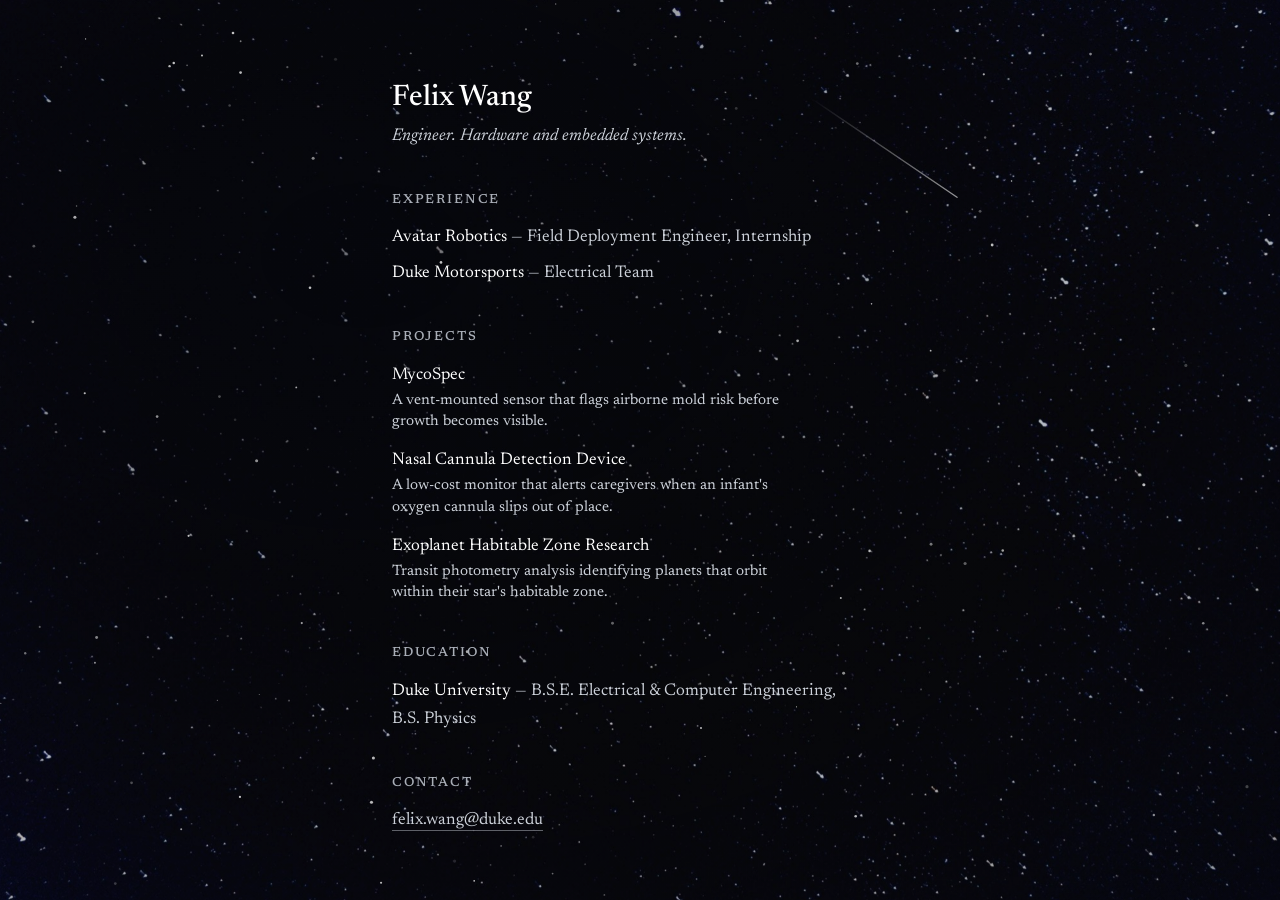
<file: minimal.html>
<!DOCTYPE html>
<html lang="en">

<head>
    <meta charset="UTF-8">
    <meta name="viewport" content="width=device-width, initial-scale=1.0">
    <meta name="robots" content="noindex, nofollow">
    <meta name="theme-color" content="#04060f">
    <meta name="description" content="Felix Wang — engineer.">
    <title>Felix Wang</title>
    <link rel="icon" type="image/png" sizes="32x32" href="favicon-32x32.png">
    <link rel="preload" as="image" href="nightsky-bg.jpg">
    <link href="https://fonts.googleapis.com/css2?family=Newsreader:opsz,wght@6..72,400;6..72,500;6..72,600&display=swap" rel="stylesheet">
    <link rel="stylesheet" href="minimal.css">
</head>

<body>
    <!-- Background: outer element takes the JS parallax transform, inner takes the CSS drift -->
    <div class="sky-parallax">
        <div class="sky"></div>
    </div>
    <div class="sky-scrim"></div>
    <canvas class="twinkle" aria-hidden="true"></canvas>

    <div class="cursor-ring" aria-hidden="true"></div>

    <main class="page">
        <h1>Felix Wang</h1>
        <p class="tagline">Engineer. Hardware and embedded systems.</p>

        <section class="block">
            <h2 class="label">Experience</h2>
            <ul class="entries">
                <li>Avatar Robotics <span class="role">Field Deployment Engineer, Internship</span></li>
                <li>Duke Motorsports <span class="role">Electrical Team</span></li>
            </ul>
        </section>

        <section class="block">
            <h2 class="label">Projects</h2>
            <ul class="entries entries--detailed">
                <li>MycoSpec
                    <span class="blurb">A vent-mounted sensor that flags airborne mold risk before growth becomes visible.</span>
                </li>
                <li>Nasal Cannula Detection Device
                    <span class="blurb">A low-cost monitor that alerts caregivers when an infant's oxygen cannula slips out of place.</span>
                </li>
                <li>Exoplanet Habitable Zone Research
                    <span class="blurb">Transit photometry analysis identifying planets that orbit within their star's habitable zone.</span>
                </li>
            </ul>
        </section>

        <section class="block">
            <h2 class="label">Education</h2>
            <ul class="entries">
                <li>Duke University <span class="role">B.S.E. Electrical &amp; Computer Engineering, B.S.&nbsp;Physics</span></li>
            </ul>
        </section>

        <section class="block contact">
            <h2 class="label">Contact</h2>
            <a href="mailto:felix.wang@duke.edu">felix.wang@duke.edu</a>
        </section>
    </main>

    <script src="minimal.js"></script>
</body>

</html>
</file>
<file: minimal.css>
:root {
    --text: #ffffff;
    --muted: #ccd1d9;
    --label: #a9aeb7;
    --ease: cubic-bezier(.16, 1, .3, 1);
}

* {
    margin: 0;
    padding: 0;
    box-sizing: border-box;
}

html,
body {
    min-height: 100%;
}

body {
    background-color: #04060f; /* Matches the photo's darkest tone, shows before the image loads */
    color: var(--text);
    font-family: 'Newsreader', Georgia, 'Times New Roman', serif;
    /* Serif needs a touch more size and leading than the sans it replaced,
       and holds up better on the photo at these weights */
    font-size: 17px;
    line-height: 1.65;
    -webkit-font-smoothing: antialiased;
    -moz-osx-font-smoothing: grayscale;
    overflow-x: hidden;
    /* Native cursor becomes a small dot; the trailing ring is drawn separately */
    cursor: url("data:image/svg+xml,%3Csvg width='20' height='20' viewBox='0 0 20 20' xmlns='http://www.w3.org/2000/svg'%3E%3Ccircle cx='10' cy='10' r='2' fill='%23ffffff'/%3E%3C/svg%3E") 10 10, auto;
}

::selection {
    background: rgba(255, 255, 255, 0.2);
    color: #fff;
}

/* ---------- Background ---------- */

/* Oversized so the drift and parallax never expose an edge */
.sky-parallax,
.sky-scrim {
    position: fixed;
    top: -4%;
    left: -4%;
    width: 108%;
    height: 108%;
    z-index: -2;
    will-change: transform;
}

.sky {
    width: 100%;
    height: 100%;
    background-image: url("nightsky-bg.jpg");
    background-size: cover;
    background-position: center;
    transform: scale(1.12);
    /* Slow rotation reads as the real sky turning about the celestial pole.
       Kept linear so the motion never stalls at the ends of the cycle. */
    animation: drift 45s linear infinite alternate;
    will-change: transform;
}

@keyframes drift {
    from { transform: scale(1.12) translate3d(0, 0, 0) rotate(0deg); }
    to   { transform: scale(1.22) translate3d(-2.5%, 1.6%, 0) rotate(1.4deg); }
}

.sky-scrim {
    z-index: -1;
    /* Only enough to guarantee legibility over the brighter star clusters */
    background:
        radial-gradient(ellipse at 30% 30%, rgba(4, 6, 15, 0.55) 0%, rgba(4, 6, 15, 0.22) 55%, rgba(4, 6, 15, 0.42) 100%);
    pointer-events: none;
}

.twinkle {
    position: fixed;
    top: 0;
    left: 0;
    width: 100%;
    height: 100%;
    z-index: -1;
    pointer-events: none;
}

/* ---------- Cursor ---------- */

.cursor-ring {
    position: fixed;
    top: 0;
    left: 0;
    z-index: 9999;
    width: 9px;
    height: 9px;
    border-radius: 50%;
    border: 1px solid var(--text);
    pointer-events: none;
    mix-blend-mode: difference;
    transform: translate(-50%, -50%);
    will-change: transform;
    opacity: 0; /* Revealed by JS on first pointer move */
    transition: width .4s var(--ease),
                height .4s var(--ease),
                background .4s var(--ease),
                border-color .4s var(--ease),
                opacity .3s ease;
}

.cursor-ring.is-visible {
    opacity: 1;
}

/* Swells over interactive targets. Dormant today — the page has no links yet. */
.cursor-ring.is-hot {
    width: 34px;
    height: 34px;
    background: var(--text);
    border-color: transparent;
}

/* ---------- Content ---------- */

.page {
    position: relative;
    max-width: 560px;
    margin: 0 auto;
    /* Tuned so the whole page — through the contact line — fits a 1440x900
       laptop without scrolling. Loosen only if content is removed. */
    padding: 9vh 32px 7vh;
}

h1 {
    font-size: 1.85rem;
    font-weight: 500;
    letter-spacing: 0;
    line-height: 1.2;
}

.tagline {
    color: var(--muted);
    margin-top: 6px;
    font-style: italic;
}

.block {
    margin-top: 38px;
}

.label {
    color: var(--label);
    font-size: 0.8125rem;
    font-weight: 500;
    text-transform: uppercase;
    letter-spacing: 0.14em;
    margin-bottom: 14px;
}

.entries {
    list-style: none;
}

.entries li {
    margin-bottom: 8px;
}

/* Project list carries a description line, so entries need room to breathe */
.entries--detailed li {
    margin-bottom: 14px;
}

.blurb {
    display: block;
    color: var(--muted);
    font-size: 0.9375rem;
    line-height: 1.45;
    max-width: 46ch;
}

.contact a {
    color: var(--muted);
    text-decoration: none;
    border-bottom: 1px solid rgba(204, 209, 217, 0.45);
    padding-bottom: 1px;
    transition: color .3s ease, border-color .3s ease;
}

.contact a:hover,
.contact a:focus-visible {
    color: var(--text);
    border-bottom-color: var(--text);
}

/* Org/institution reads first; the role sits back a step */
.role {
    color: var(--muted);
}

.role::before {
    content: " — ";
    color: var(--label);
}

@media (max-width: 640px) {
    .page {
        padding: 12vh 24px 10vh;
        margin: 0;
    }

    .block {
        margin-top: 44px;
    }

    /* Stack the role under the org so long degree lines stay readable */
    .role {
        display: block;
    }

    .role::before {
        content: none;
    }
}

/* ---------- Accessibility / input-mode fallbacks ---------- */

/* No custom cursor on touch devices — there is no pointer to track */
@media (pointer: coarse) {
    body {
        cursor: auto;
    }

    .cursor-ring {
        display: none;
    }
}

@media (prefers-reduced-motion: reduce) {
    body {
        cursor: auto;
    }

    .sky {
        animation: none;
    }

    .cursor-ring,
    .twinkle {
        display: none;
    }
}
</file>
